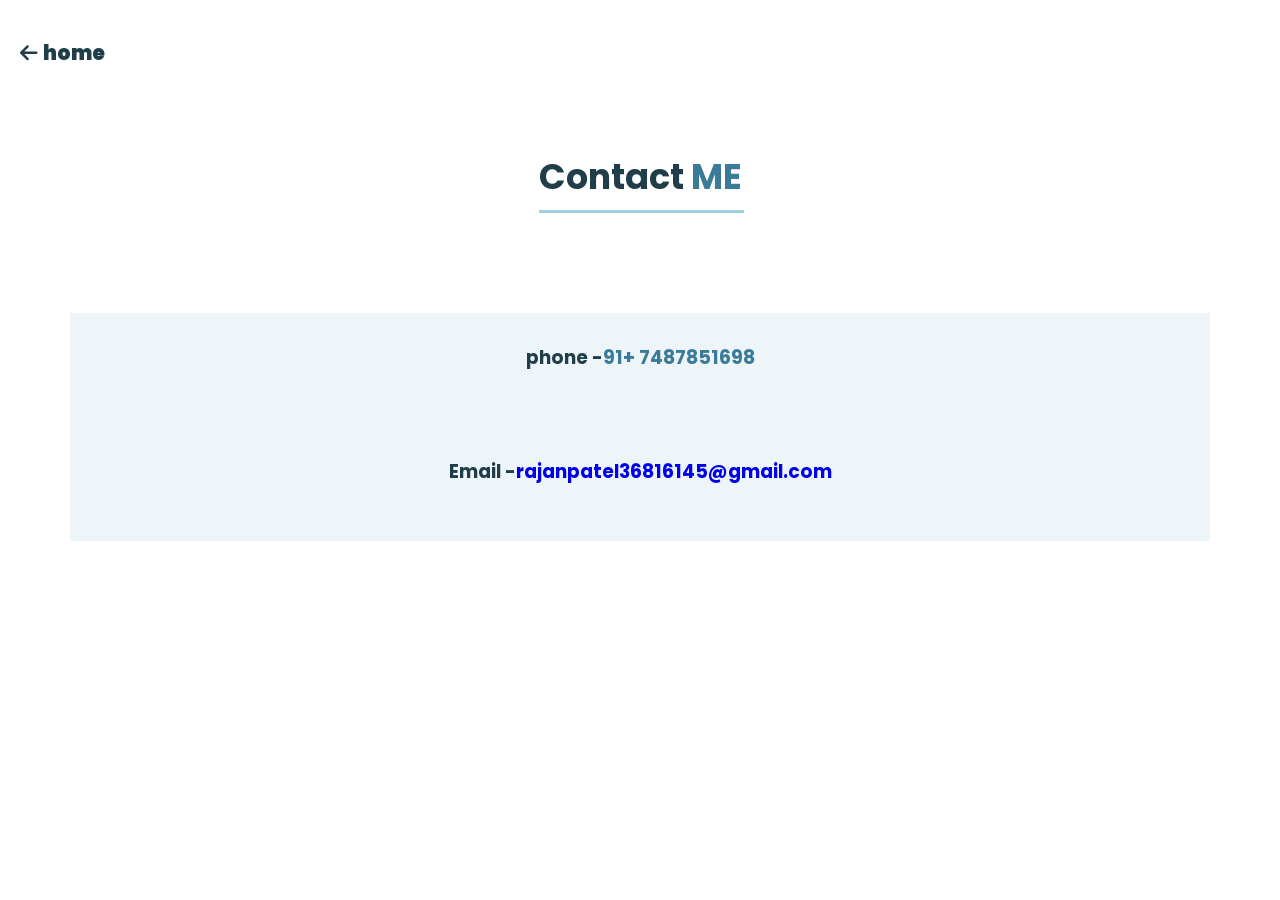
<file: contact.html>
<!DOCTYPE html>
<html lang="en">
  <head>
    <meta charset="UTF-8" />
    <meta http-equiv="X-UA-Compatible" content="IE=edge" />
    <meta name="viewport" content="width=device-width, initial-scale=1.0" />
    <link rel="stylesheet" href="contact.css" />
    <link
      rel="stylesheet"
      href="https://cdnjs.cloudflare.com/ajax/libs/font-awesome/6.1.1/css/all.min.css"
      integrity="sha512-KfkfwYDsLkIlwQp6LFnl8zNdLGxu9YAA1QvwINks4PhcElQSvqcyVLLD9aMhXd13uQjoXtEKNosOWaZqXgel0g=="
      crossorigin="anonymous"
      referrerpolicy="no-referrer"
    />
    <title>Document</title>
  </head>
  <body>
    <div class="nav">
      <a class="backhome" href="index.html "
        ><i class="fa-solid fa-arrow-left">
          <span style="font-family: poppins">home</span></i
        ></a
      >
    
    </div>
    

    <div class="header">
      <div class="row">
        <div class="section-titlee text-center">
          <h1>Contact <span class="hightlight">ME</span></h1>
        </div>
      </div>
     
      <div class="project_section container">
        <div class="contact_info">
           <h3>phone - <span class="hightlight">91+ 7487851698</span></h3> <br>

           <h3 class="email">Email - <a href="mailto:rajanpatel36816145@gmail.com"> rajanpatel36816145@gmail.com </a></h3> <br>

           
        </div>
      </div>
  
  </body>
</html>
</file>
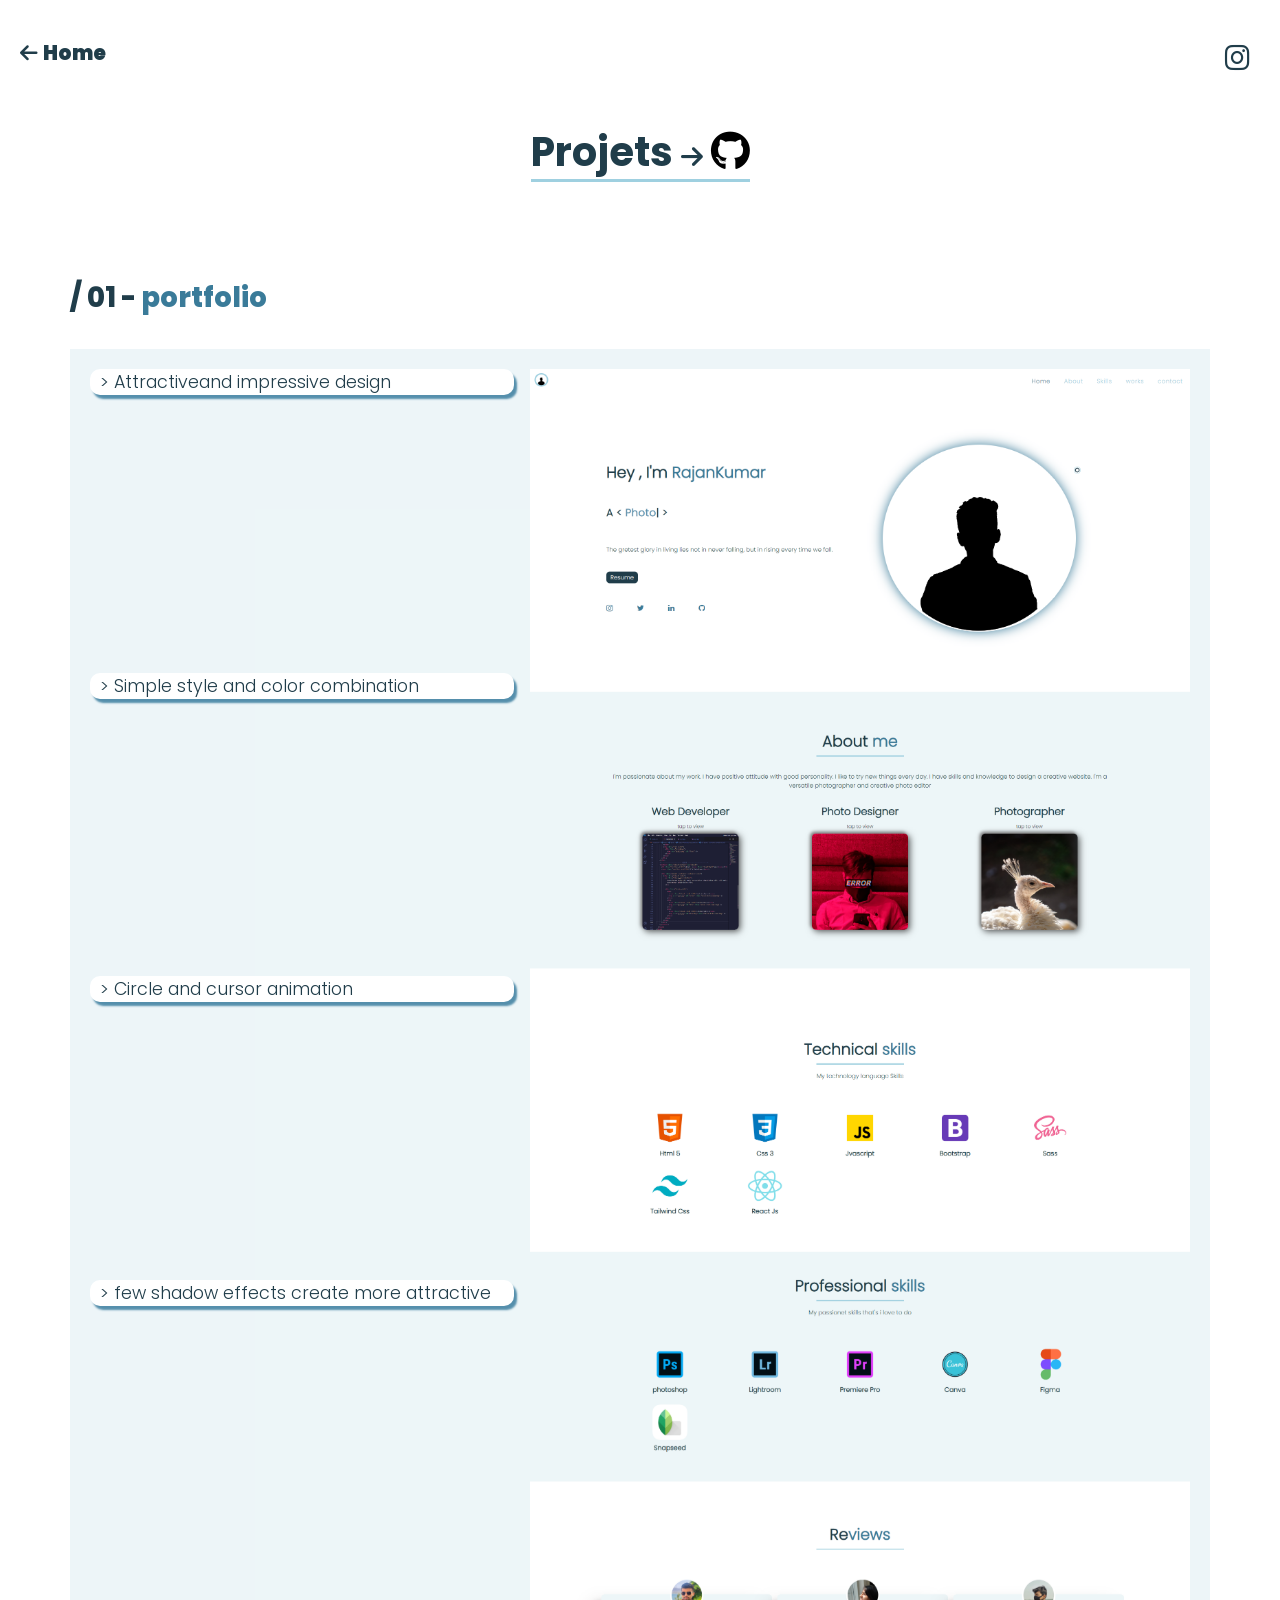
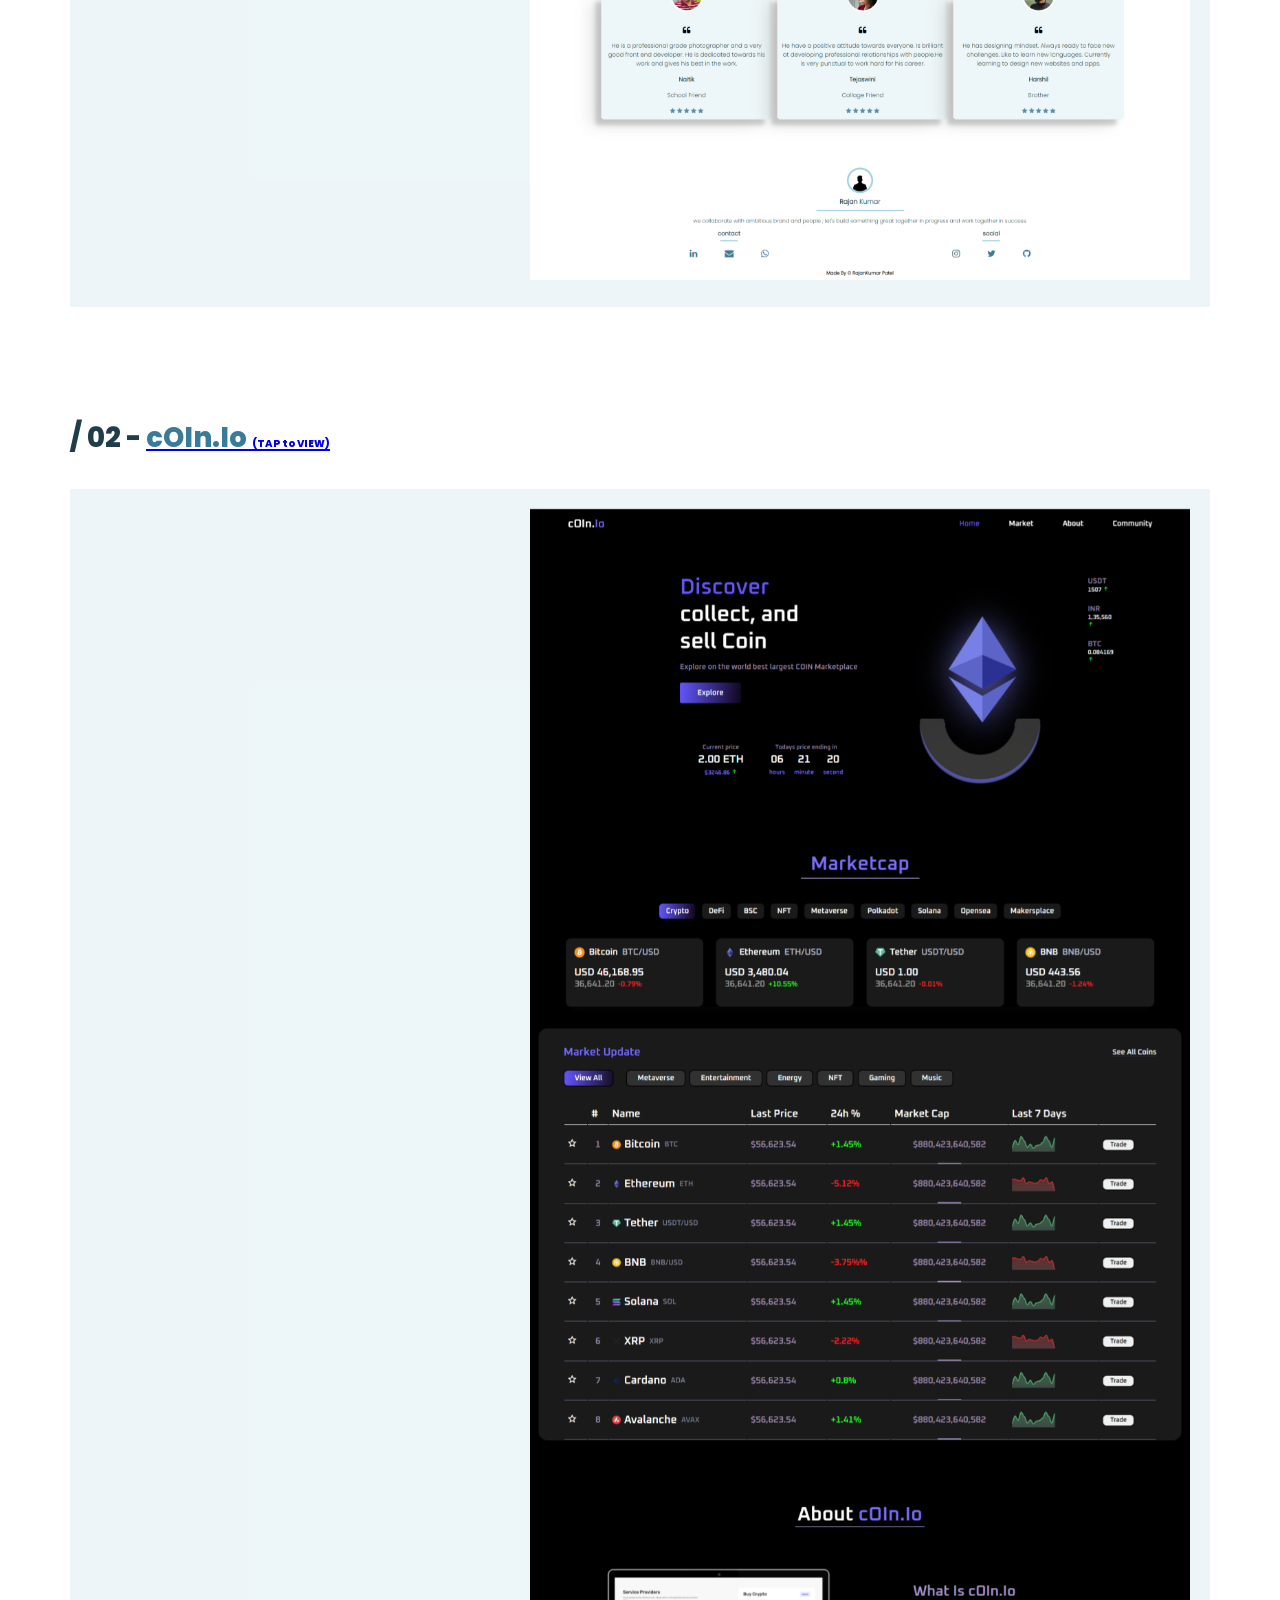
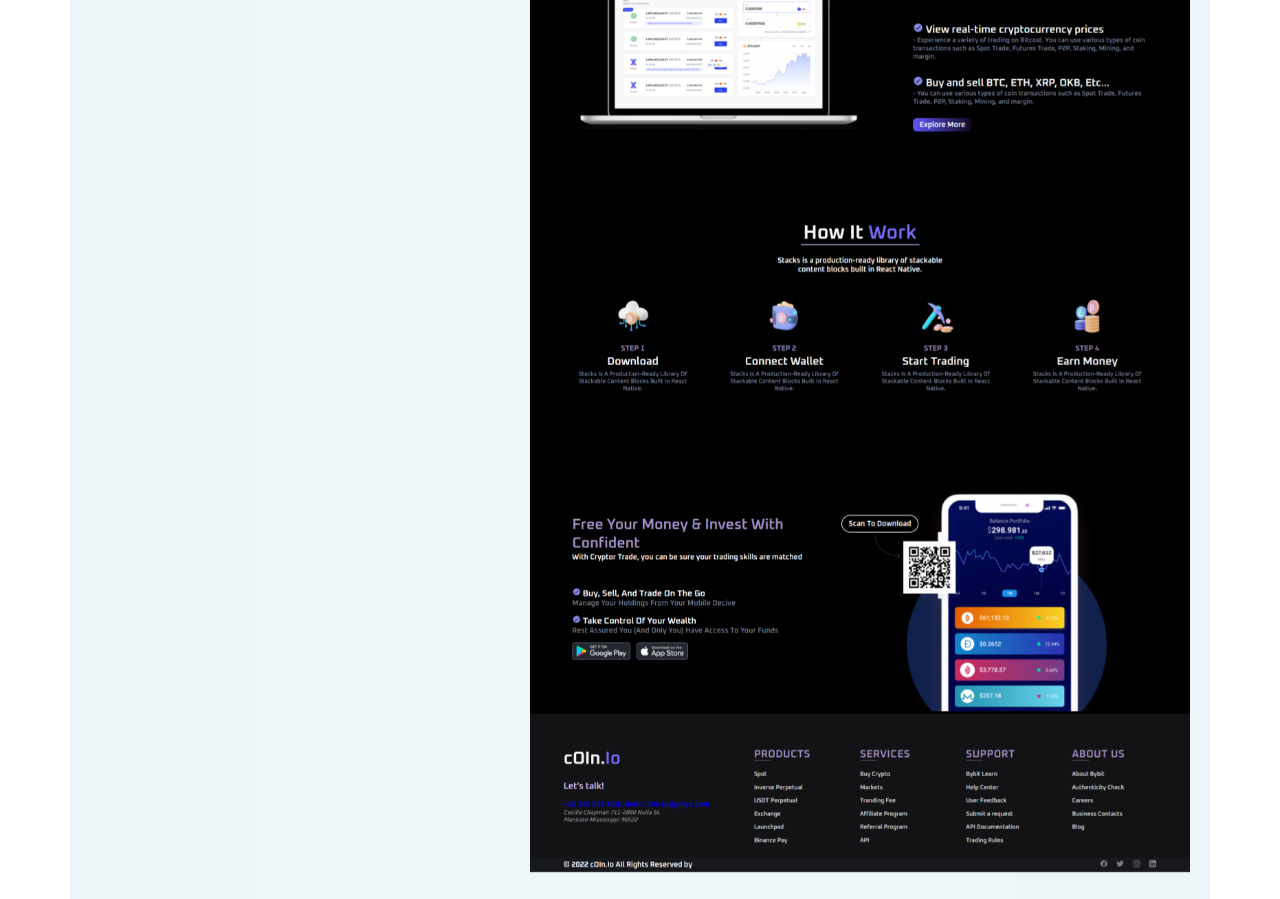
<file: IN3.html>
<!DOCTYPE html>
<html lang="en">

<head>
  <meta charset="UTF-8" />
  <meta http-equiv="X-UA-Compatible" content="IE=edge" />
  <meta name="viewport" content="width=device-width, initial-scale=1.0" />
  <link rel="stylesheet" href="wokin3.css" />
  <link rel="stylesheet" href="https://cdnjs.cloudflare.com/ajax/libs/font-awesome/6.1.1/css/all.min.css"
    integrity="sha512-KfkfwYDsLkIlwQp6LFnl8zNdLGxu9YAA1QvwINks4PhcElQSvqcyVLLD9aMhXd13uQjoXtEKNosOWaZqXgel0g=="
    crossorigin="anonymous" referrerpolicy="no-referrer" />
    <link rel="stylesheet" href="https://unpkg.com/aos@next/dist/aos.css" />
  <title>Work</title>
</head>

<body>
  <div class="nav">
    <a class="backhome" href="index.html"><i class="fa-solid fa-arrow-left">
        <span style="font-family: poppins">Home</span></i></a>
    <a class="iconnav" href="https://www.instagram.com/front.enderrr/"><i class="fab fa-instagram"></i></a>
  </div>

  <div class="header">
    <div class="row">
      <div class="section-title text-center">
        <h1>Projets <i style="font-size:25px;" class="fa-solid fa-arrow-right"></i> <a
            href="https://github.com/RajanKumarrr"><i class="fab fa-github "></i></a> </h1>
      </div>
    </div>

    <div class="project-title">
      <div class="projectnum" duration="5000"> / 01 - <span class="hightlight"> portfolio</span></div>

    </div>
    <div class="project_section project-1 container">
      <div class="project-subtitle" data-aos="fade-left">
        <div class="project-wrapper" >
          <h2 > >  Attractiveand impressive design
          </h2>
        </div>
        <div class="project-wrapper">
          <h2> > Simple style and color combination </h2>
        </div>
        <div class="project-wrapper">
          <h2> > Circle and cursor animation</h2>
        </div>
        <div class="project-wrapper">
          <h2> > few shadow effects create more attractive</h2>
        </div>
       
      </div>
      <div class="project-sideimg">


        <img src="images/screencapture-127-0-0-1-5502-index-html-2022-09-03-01_24_21.png" alt="">

      </div>



    </div>

  </div>
  <div class="header">
  <div style="margin-top: 100px;" class="project-title">
    <div class="projectnum" duration="5000">  / 02 - <a href="https://crptoo.netlify.app/"><span class="hightlight" >cOIn.Io </span> <span style="font-size:10px";> (TAP to VIEW)</span> </a></div>
  </div>
  <div class="project_section project-1 container">
    <div class="project-subtitle" data-aos="fade-left">
      <div class="project-wrapper">
        <h2> > Cryptocurrency website
        </h2>
      </div>
      <div class="project-wrapper">
        <h2> > advanced trade system  </h2>
      </div>
      <div class="project-wrapper">
        <h2> > Cryptocurrency marketcap</h2>
      </div>
      <div class="project-wrapper">
        <h2> >  impressive color design </h2>
      </div>
     
    </div>
    <div class="project-sideimg">


      <img src="images/nft.png" alt="work in progress">

    </div>


  </div>

</div>
</div>

 



  </div>
</body>
<script src="https://unpkg.com/aos@next/dist/aos.js"></script>
<script>
  AOS.init({
    duration:"1000",
  });
</script>

</html>
</file>
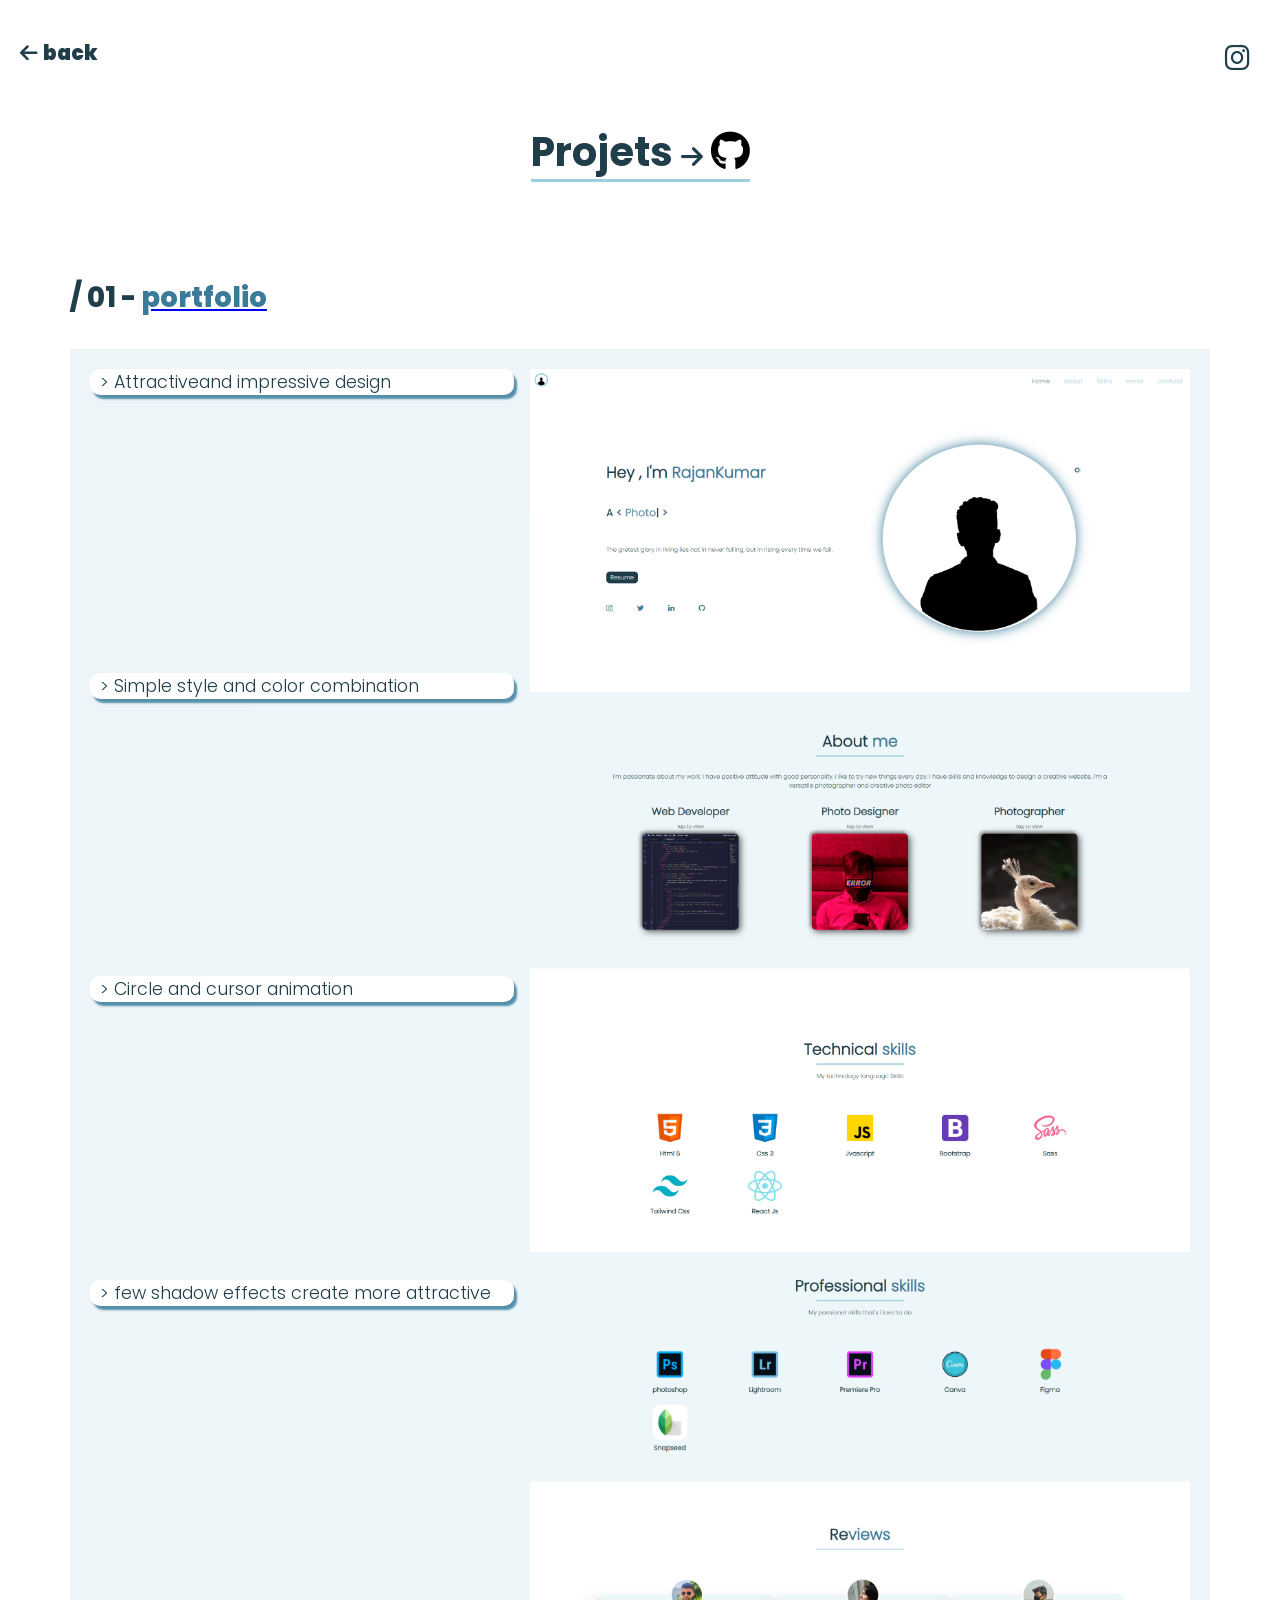
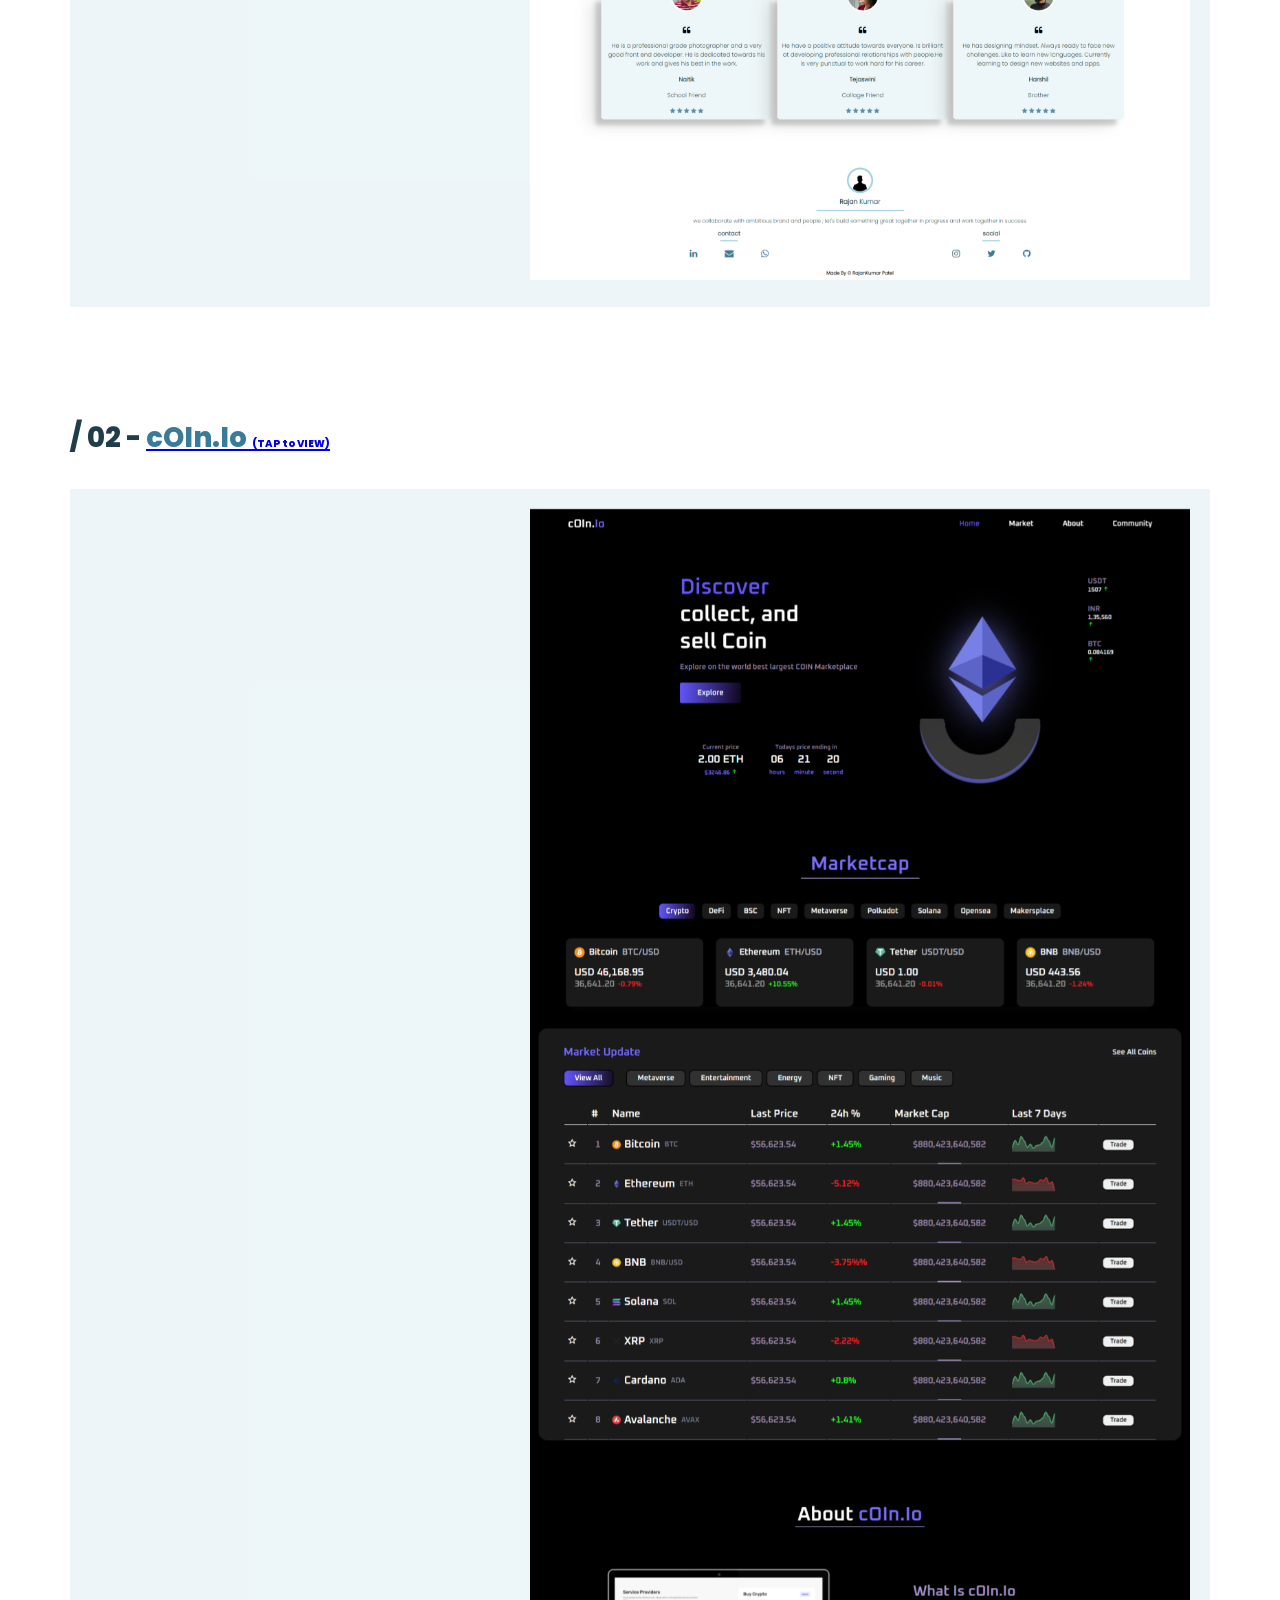
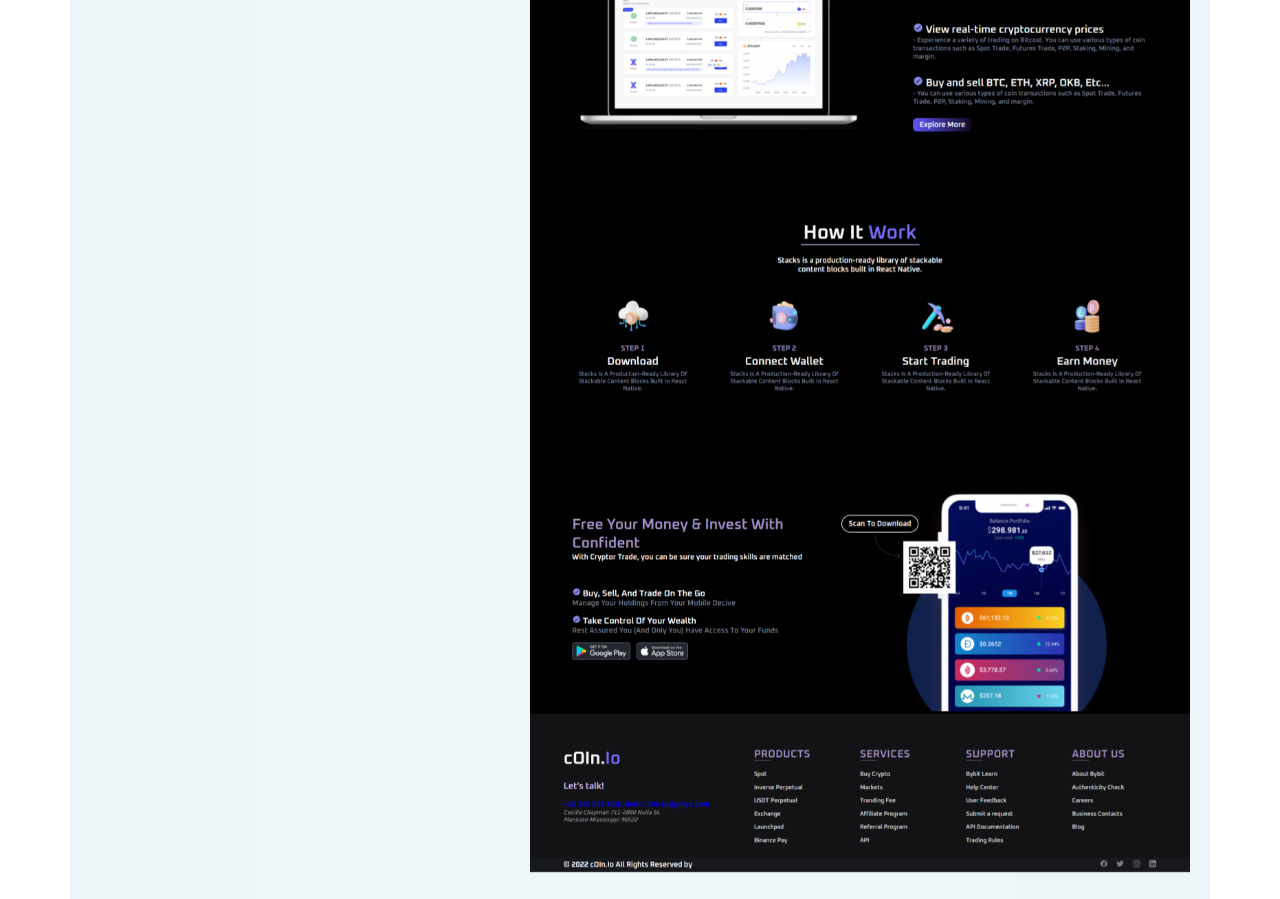
<file: workin3.html>
<!DOCTYPE html>
<html lang="en">

<head>
  <meta charset="UTF-8" />
  <meta http-equiv="X-UA-Compatible" content="IE=edge" />
  <meta name="viewport" content="width=device-width, initial-scale=1.0" />
  <link rel="stylesheet" href="wokin3.css" />
  <link rel="stylesheet" href="https://cdnjs.cloudflare.com/ajax/libs/font-awesome/6.1.1/css/all.min.css"
    integrity="sha512-KfkfwYDsLkIlwQp6LFnl8zNdLGxu9YAA1QvwINks4PhcElQSvqcyVLLD9aMhXd13uQjoXtEKNosOWaZqXgel0g=="
    crossorigin="anonymous" referrerpolicy="no-referrer" />
    <link rel="stylesheet" href="https://unpkg.com/aos@next/dist/aos.css" />
  <title>Work</title>
</head>

<body>
  <div class="nav">
    <a class="backhome" href="work.html "><i class="fa-solid fa-arrow-left">
        <span style="font-family: poppins">back</span></i></a>
    <a class="iconnav" href="https://www.instagram.com/front.enderrr/"><i class="fab fa-instagram"></i></a>
  </div>

  <div class="header">
    <div class="row">
      <div class="section-title text-center">
        <h1>Projets <i style="font-size:25px;" class="fa-solid fa-arrow-right"></i> <a
            href="https://github.com/RajanKumarrr"><i class="fab fa-github "></i></a> </h1>
      </div>
    </div>

    <div class="project-title">
      <div class="projectnum" duration="5000"> / 01 - <a href="https://rajankumar.netlify.app/"><span class="hightlight"> portfolio</span> </a> </div>

    </div>
    <div class="project_section project-1 container">
      <div class="project-subtitle" data-aos="fade-left">
        <div class="project-wrapper" >
          <h2 > >  Attractiveand impressive design
          </h2>
        </div>
        <div class="project-wrapper">
          <h2> > Simple style and color combination </h2>
        </div>
        <div class="project-wrapper">
          <h2> > Circle and cursor animation</h2>
        </div>
        <div class="project-wrapper">
          <h2> > few shadow effects create more attractive</h2>
        </div>
       
      </div>
      <div class="project-sideimg">


        <img src="images/screencapture-127-0-0-1-5502-index-html-2022-09-03-01_24_21.png" alt="">

      </div>



    </div>

  </div>
  <div class="header">
  <div style="margin-top: 100px;" class="project-title">
    <div class="projectnum" duration="5000">  / 02 - <a href="https://crptoo.netlify.app/"><span class="hightlight" >cOIn.Io </span>  <span style="font-size:10px";> (TAP to VIEW)</span> </a></div>
  </div>
  <div class="project_section project-1 container">
    <div class="project-subtitle" data-aos="fade-left">
      <div class="project-wrapper">
        <h2> > Cryptocurrency website
        </h2>
      </div>
      <div class="project-wrapper">
        <h2> > advanced trade system  </h2>
      </div>
      <div class="project-wrapper">
        <h2> > Cryptocurrency marketcap</h2>
      </div>
      <div class="project-wrapper">
        <h2> >  impressive color design </h2>
      </div>
     
    </div>
    <div class="project-sideimg">


      <img src="images/nft.png" alt="work in progress">

    </div>



  </div>

</div>

 
</div>


  </div>
</body>
<script src="https://unpkg.com/aos@next/dist/aos.js"></script>
<script>
  AOS.init({
    duration:"1000",
  });
</script>

</html>
</file>
<file: contact.css>
/* globel styling */
@import url("https://fonts.googleapis.com/css2?family=Poppins:wght@300&display=swap");
body{
    margin: 0;
    font-family: 'poppins',sans-serif;
    scroll-behavior: smooth;
   
}
html {
    scroll-behavior: smooth;
  }
  h1 {
    font-size: 45px;
    color: var(--h5);
    border-bottom-style: solid var(--h5);
  }
  h2 {
    font-size: 10px;
    color: var(--h6);
  }
  a {
    text-decoration: none;
  }
:root {
    --h1: #3a7b99;
    --h2: #558fac;
    --h3: #9fd0e0;
    --H4: #ffffff;
    --h5: #203d4a;
    --h7: rgba(217, 235, 241, 0.473);
    --h6: black;
  }
*{
    box-sizing: border-box;
    margin: 0;
}

.container{
    max-width: 1140px;
    margin: auto;
}
.row{
    display: flex;
    flex-wrap: wrap;
}
.hightlight {
    color: var(--h1);
  }
 
.section-title{
    flex: 0 0 100%;
    max-width: 100%;
    margin-bottom: 40px;
}
.section-title h1{
    display: inline-block;
    font-size: 35px;
    /* text-transform: uppercase; */
    font-weight: 700;

    margin: 0 0 5px;
    position: relative;
    padding-bottom: 10px;
}
.section-title h1:before{
    content: '';
    left: 0;
    position: absolute;
    height: 3px;
    right: 32%;
    background-color:var(--h3);
    bottom: 0px;
}
.hightlight {
    color: var(--h1);
  }
.text-center{
    text-align: center!important;
}
.text-right{
    text-align: right!important;
}
.backhome{
    position: relative;
    top: 38px;
    font-size: 20px;
    left: 20px;
    color: var(--h5);
  }
  .nav{
    
    display: flex;
    justify-content: space-between;
}


.inner h2{
    font-size: 15px;
    color: var(--h6);
  }


  /* in3 edit  */
  .section-titlee{
    flex: 0 0 100%;
    max-width: 100%;
    margin:70px 0px;
}
.section-titlee h1{
    display: inline-block;
    font-size: 35px;
    /* text-transform: uppercase; */
    font-weight: 700;

    margin: 0 0 5px;
    position: relative;
    padding-bottom: 10px;
}
  .section-titlee h1:before {
    content: '';
    left: 0;
    position: absolute;
    height: 3px;
    right: -1%;
    background-color: var(--h3);
    bottom: 0px;
}
.header{
    margin-top: 50px;
    width: 100%;
    flex-wrap: wrap;
    margin: 0px 20px opx 20px;
}
.project_section{
    width: 100%;
background-color: var(--h7);
   

}
.contact_info{
    margin: 25px;
    text-align: center;
   justify-content: center;
    display:flex;
    flex-direction: column;
    max-width: 100%;
}
.contact_info h3{
    text-align: center;
    justify-content: center;
    display: flex;
    flex-wrap: wrap;
    color: var(--h5);
    padding: 30px;
}
.social-icons{
    display: flex;
}
.social-icons ul{
    text-decoration: none;
    display: flex;
flex-wrap: wrap;
  
}
.icons{
    justify-content: space-between;
}
.social-icons ul li{
    margin: 1px 70px;
    font-size: 1.3rem;
    cursor: pointer;
flex-wrap: wrap;

    margin-left: 0px;
    color: var(--h1);
    transition: 0.2s;
    text-decoration: none;
}

li{
    text-decoration: none;
}
@media screen and (min-width: 200px) and (max-width: 390px) {
    .email a{
        font-size: 15px;
    }
}
</file>
<file: wokin3.css>
@import url("https://fonts.googleapis.com/css2?family=Poppins:wght@300&display=swap");
body {
  margin: 0;
  font-family: "poppins", sans-serif;
}
html {
  scroll-behavior: smooth;
}
h1 {
  font-size: 2.5rem;
  color: var(--h5);
  border-bottom-style: solid var(--h5);
}
h2 {
  font-size: 1.5rem;

  color: var(--h6);
}
.row {
  display: flex;
  justify-content: center;
}
.col {
  display: flex;
  justify-content: center;
}
:root {
  --h1: #3a7b99;
  --h2: #558fac;
  --h3: #9fd0e0;
  --H4: #ffffff;
  --h5: #203d4a;
  --h7: rgba(217, 235, 241, 0.473);
  --h6: black;
}
* {
  box-sizing: border-box;
  margin: 0;
}
.container {
  max-width: 1140px;
  margin: auto;
}

.hightlight {
  color: var(--h1);
}

.section-title {
  flex: 0 0 100%;
  max-width: 100%;
  margin: 80px 10px;
}
.section-title .fa-github {
  color: var(--h6);
}
.section-title h1 {
  display: inline-block;
  font-size: 2.5rem;
  font-weight: 700;
  margin: 0 0 5px;
  position: relative;
}
.section-title h1:before {
  content: "";
  left: 0;
  position: absolute;
  height: 3px;
  right: 0%;
  background-color: var(--h3);
  bottom: 0px;
}
.text-center {
  text-align: center !important;
}
.text-right {
  text-align: right !important;
}
.backhome {
  position: relative;
  top: 38px;
  font-size: 20px;
  left: 20px;
  color: var(--h5);
}
.nav {
  display: flex;
  justify-content: space-between;
}
.iconnav {
  position: relative;
  top: 38px;
  right: 30px;
  font-size: 28px;
  color: var(--h5);
}

* .header {
  padding: 0px 30px;
}

/* in3 edit  */
.section-titlee {
  flex: 0 0 100%;
  max-width: 100%;
  margin: 70px 0px;
}
.project-title {
  display: flex;
text-align: left;
  
  width: 100%;
  font-weight: 800;
  font-size: 1.7rem;
  color: var(--h5);
  margin-bottom: 20px;
  padding: 10px 40px;
}
.project-title .projectname {
  color: var(--h1);
  padding-left: 10px;
}

.project_section {
  display: flex;
  justify-content: space-between;
  width: 100%;

  background-color: var(--h7);
  padding: 20px;
  justify-content: space-around;
}

.project-subtitle {
  width: 40%; 
  position: relative;
  padding-right: 1rem;
  justify-content: center;
}
.project-wrapper {
  position: sticky;
  height: 20%;

  top: 5%;
}

.project-wrapper h2 {
  color: var(--h5);
  padding-left: 10px;
  font-weight: 300;
  font-size: 1.1rem;
  border-radius: 10px;

  background-color:var(--H4);
 box-shadow: 3px 4px 2px 0px var(--h2);
  background: blur(20px);
}



.project-sideimg {
  width: 60%;
  height: 100%;
  z-index: 11;
  opacity: 1;
}
.project-sideimg img {
  width: 100%;
  height: 100%;
}



@media screen and (max-width:1000px){


    .project-wrapper h2 {

        font-size: 0.9rem;
    } 
}
@media screen and (max-width:840px){


    .project-wrapper h2 {

        font-size: 0.8rem;
    } 
    .project-title {
        font-size: 1.5rem;
        padding-left: 1px;
    }
}
@media screen and (max-width:744px){


    .project-wrapper h2 {

        font-size: 0.7rem;
    } 
    .project-title {
        font-size: 1.5rem;
        padding-left: 1px;
    }
}
@media screen and (max-width:680px){
.section-title h1{
    font-size: 1.7rem;
}

    .project-wrapper h2 {

        font-size: 0.6rem;
    } 
    .project-title {
        font-size: 1.4rem;
        padding-left: 1px;
    }
}
@media screen and (max-width:614px){


    .project-wrapper h2 {

        font-size: 0.5rem;
    } 
    .project-title {
        font-size: 1.3rem;
        padding-left: 1px;
    }

}
@media screen and (max-width:420px){

.section-title h1{
    font-size: 1.5rem;
}
    .project-wrapper h2 {

        font-size: 0.4rem;
    }   .project-title {
        font-size: 1.2rem;
        padding-left: 1px;
    }
}
@media screen and (max-width:375px){

    .project_section{
        padding: 8px;
    }

    .project-wrapper h2 {

        font-size: 0.4rem;
    } 
}
@media screen and (max-width:300px){


    .project-wrapper h2 {

        font-size: 0.2rem;
    } 
}
@media screen and (max-width:px){


    .project-wrapper h2 {

        font-size: 0.5rem;
    } 
}
@media screen and (max-width:px){


    .project-wrapper h2 {

        font-size: 0.4rem;
    } 
}
</file>
